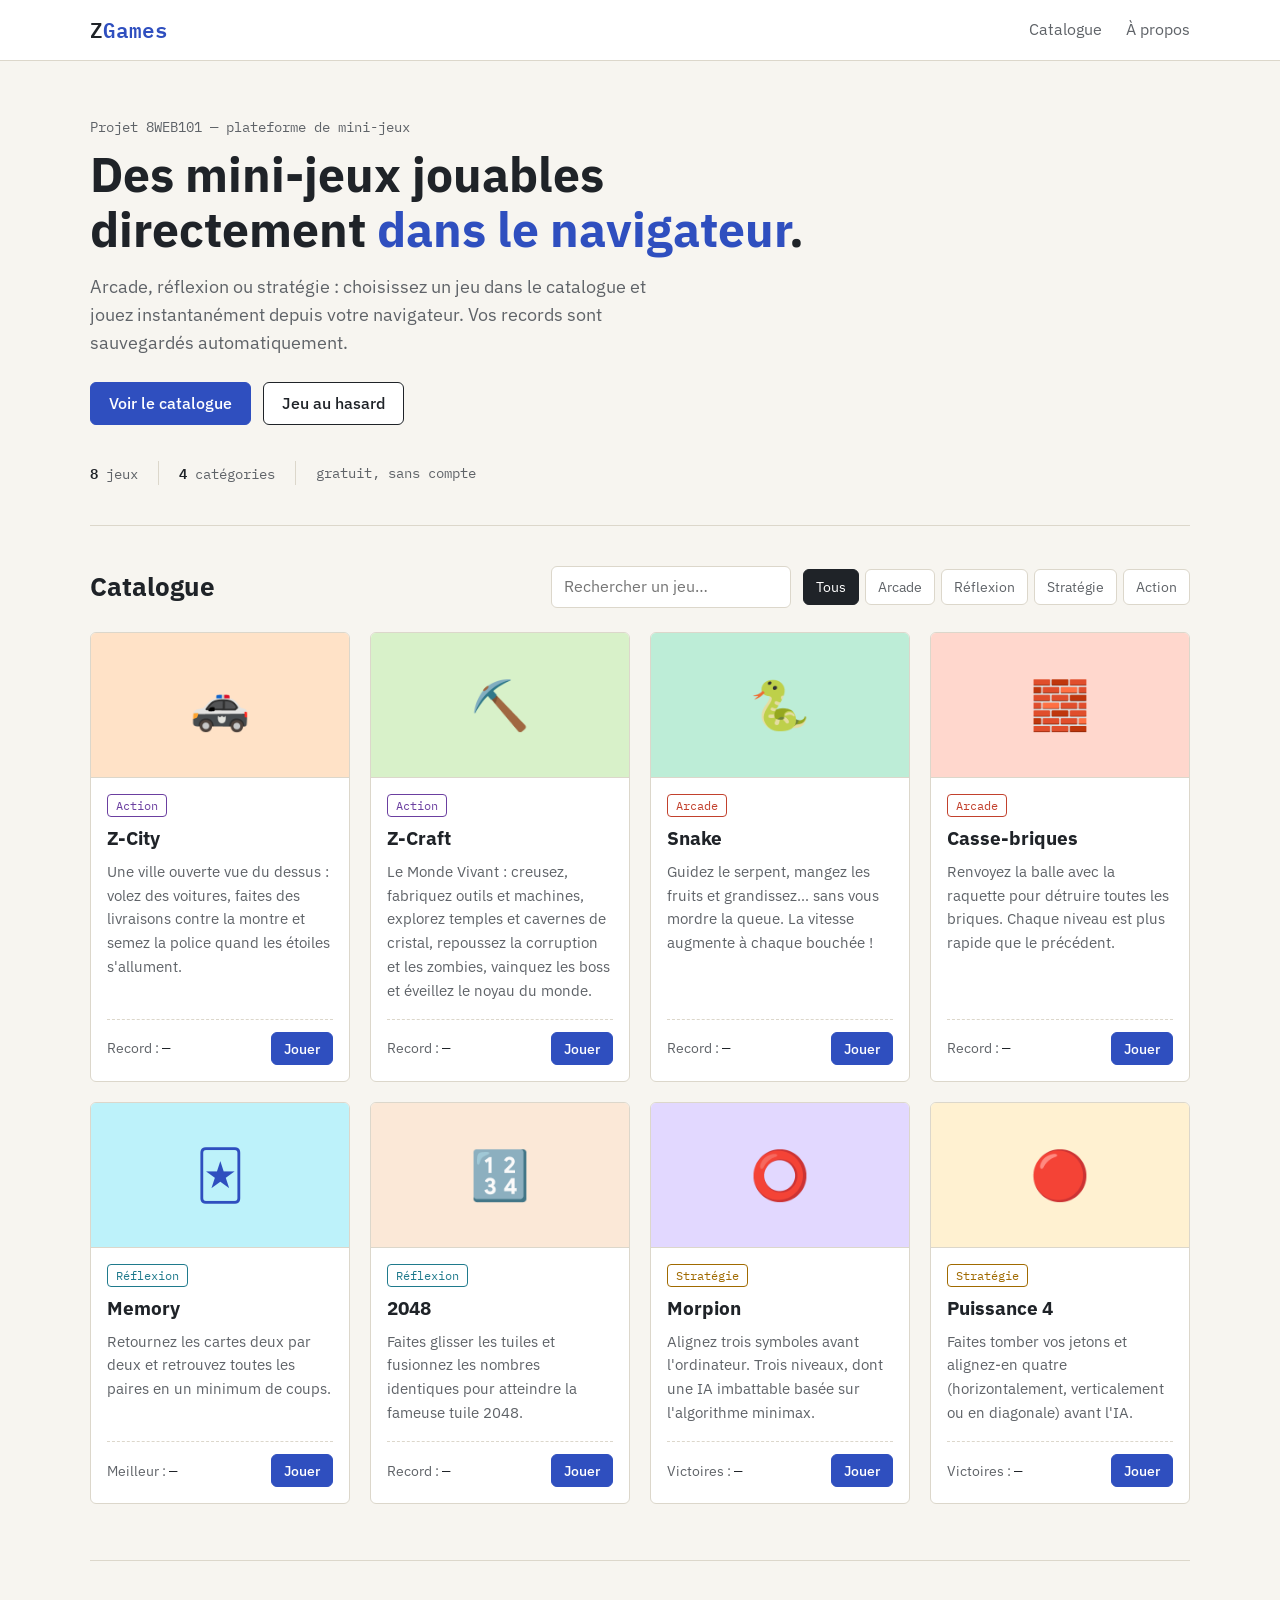
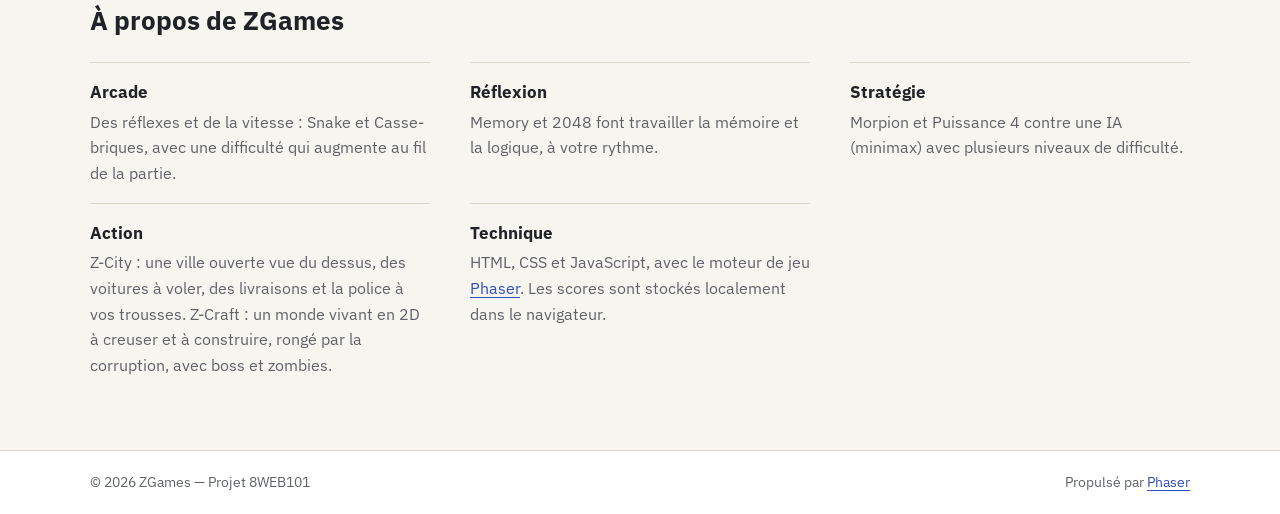
<file: ZGames_V1/index.html>
<!DOCTYPE html>
<html lang="fr">
<head>
  <meta charset="UTF-8">
  <meta name="viewport" content="width=device-width, initial-scale=1.0">
  <title>ZGames — Mini-jeux en ligne</title>
  <meta name="description" content="ZGames : une plateforme de mini-jeux d'arcade, de réflexion et de stratégie, jouables directement dans le navigateur.">
  <link rel="preconnect" href="https://fonts.googleapis.com">
  <link rel="preconnect" href="https://fonts.gstatic.com" crossorigin>
  <link href="https://fonts.googleapis.com/css2?family=IBM+Plex+Mono:wght@400;600&family=IBM+Plex+Sans:wght@400;500;700&display=swap" rel="stylesheet">
  <link rel="stylesheet" href="css/style.css">
</head>
<body>
  <header class="site-header">
    <nav class="container nav">
      <a href="index.html" class="logo">Z<span>Games</span></a>
      <ul class="nav-links">
        <li><a href="#catalogue">Catalogue</a></li>
        <li><a href="#a-propos">À propos</a></li>
      </ul>
    </nav>
  </header>

  <main>
    <section class="hero container">
      <p class="hero-label">Projet 8WEB101 — plateforme de mini-jeux</p>
      <h1>Des mini-jeux jouables<br>directement <em>dans le navigateur</em>.</h1>
      <p>Arcade, réflexion ou stratégie : choisissez un jeu dans le catalogue et jouez instantanément depuis votre navigateur. Vos records sont sauvegardés automatiquement.</p>
      <div class="hero-actions">
        <a href="#catalogue" class="btn">Voir le catalogue</a>
        <a href="#" id="random-game" class="btn btn-ghost">Jeu au hasard</a>
      </div>
      <ul class="stats">
        <li class="stat"><strong id="stat-games">0</strong> jeux</li>
        <li class="stat"><strong id="stat-categories">0</strong> catégories</li>
        <li class="stat">gratuit, sans compte</li>
      </ul>
    </section>

    <section id="catalogue" class="catalogue container">
      <div class="section-head">
        <h2>Catalogue</h2>
        <div class="toolbar">
          <input type="search" id="search" class="search" placeholder="Rechercher un jeu…" aria-label="Rechercher un jeu">
          <div class="chips" id="filters" role="group" aria-label="Filtrer par catégorie"></div>
        </div>
      </div>
      <div id="games-grid" class="games-grid"></div>
      <p id="empty" class="empty" hidden>Aucun jeu ne correspond à votre recherche.</p>
    </section>

    <section id="a-propos" class="about container">
      <h2>À propos de ZGames</h2>
      <div class="about-grid">
        <div class="feature">
          <h3>Arcade</h3>
          <p>Des réflexes et de la vitesse : Snake et Casse-briques, avec une difficulté qui augmente au fil de la partie.</p>
        </div>
        <div class="feature">
          <h3>Réflexion</h3>
          <p>Memory et 2048 font travailler la mémoire et la logique, à votre rythme.</p>
        </div>
        <div class="feature">
          <h3>Stratégie</h3>
          <p>Morpion et Puissance 4 contre une IA (minimax) avec plusieurs niveaux de difficulté.</p>
        </div>
        <div class="feature">
          <h3>Action</h3>
          <p>Z-City : une ville ouverte vue du dessus, des voitures à voler, des livraisons et la police à vos trousses. Z-Craft : un monde vivant en 2D à creuser et à construire, rongé par la corruption, avec boss et zombies.</p>
        </div>
        <div class="feature">
          <h3>Technique</h3>
          <p>HTML, CSS et JavaScript, avec le moteur de jeu <a href="https://phaser.io/" target="_blank" rel="noopener">Phaser</a>. Les scores sont stockés localement dans le navigateur.</p>
        </div>
      </div>
    </section>
  </main>

  <footer>
    <div class="container">
      <span>© <span id="year"></span> ZGames — Projet 8WEB101</span>
      <span>Propulsé par <a href="https://phaser.io/" target="_blank" rel="noopener">Phaser</a></span>
    </div>
  </footer>

  <script src="js/catalogue.js"></script>
  <script src="js/zg.js"></script>
  <script src="js/main.js"></script>
</body>
</html>
</file>
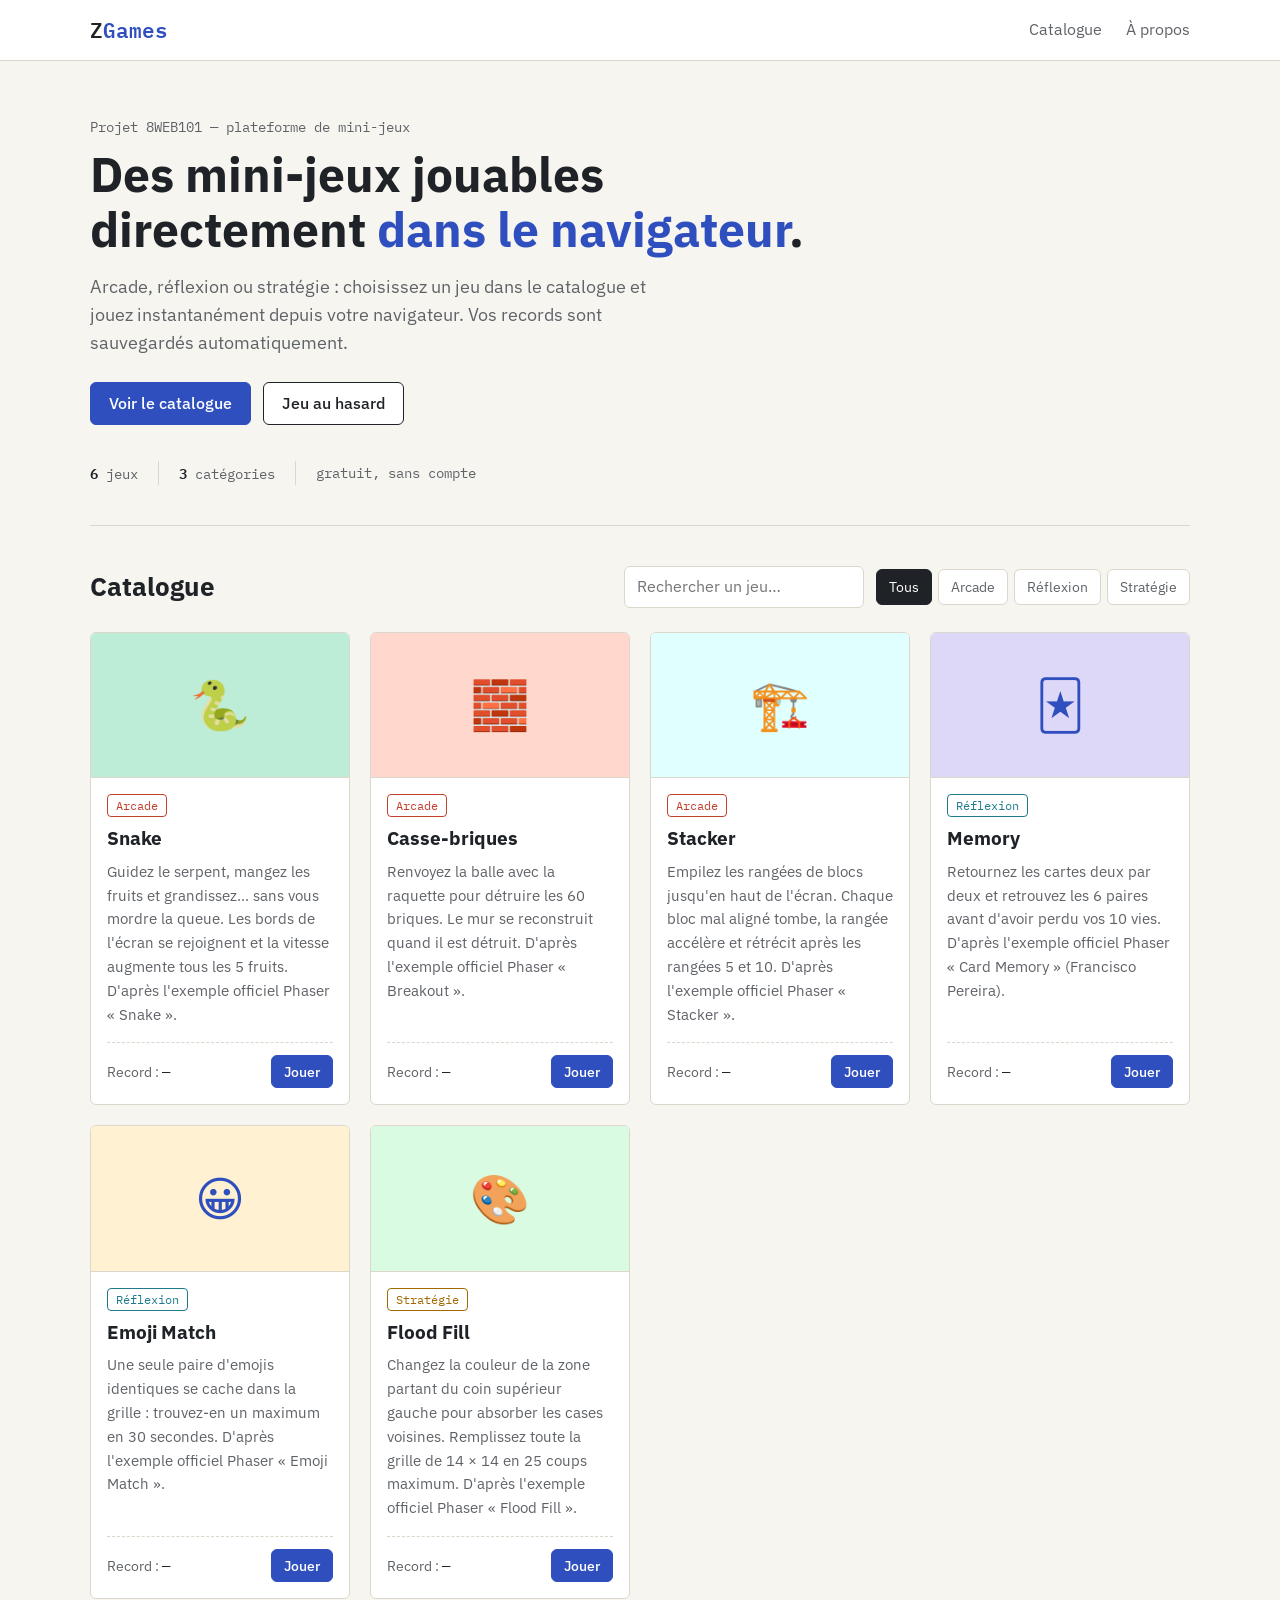
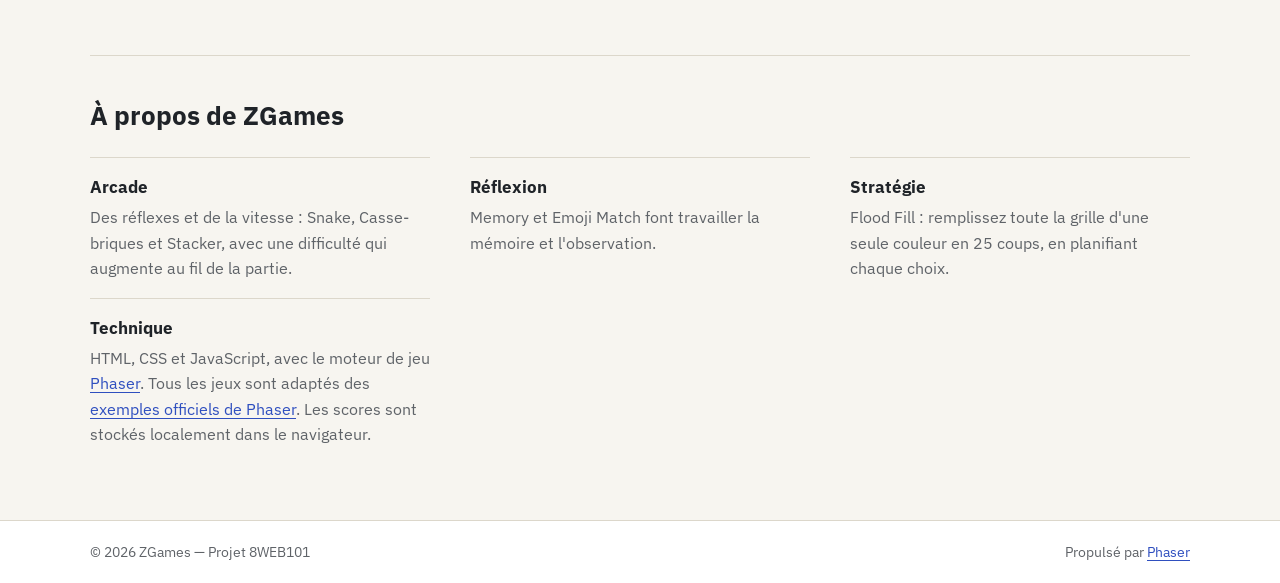
<file: ZGames_V2/index.html>
<!DOCTYPE html>
<html lang="fr">
<head>
  <meta charset="UTF-8">
  <meta name="viewport" content="width=device-width, initial-scale=1.0">
  <title>ZGames — Mini-jeux en ligne</title>
  <meta name="description" content="ZGames : une plateforme de mini-jeux d'arcade, de réflexion et de stratégie, jouables directement dans le navigateur.">
  <link rel="preconnect" href="https://fonts.googleapis.com">
  <link rel="preconnect" href="https://fonts.gstatic.com" crossorigin>
  <link href="https://fonts.googleapis.com/css2?family=IBM+Plex+Mono:wght@400;600&family=IBM+Plex+Sans:wght@400;500;700&display=swap" rel="stylesheet">
  <link rel="stylesheet" href="css/style.css">
</head>
<body>
  <header class="site-header">
    <nav class="container nav">
      <a href="index.html" class="logo">Z<span>Games</span></a>
      <ul class="nav-links">
        <li><a href="#catalogue">Catalogue</a></li>
        <li><a href="#a-propos">À propos</a></li>
      </ul>
    </nav>
  </header>

  <main>
    <section class="hero container">
      <p class="hero-label">Projet 8WEB101 — plateforme de mini-jeux</p>
      <h1>Des mini-jeux jouables<br>directement <em>dans le navigateur</em>.</h1>
      <p>Arcade, réflexion ou stratégie : choisissez un jeu dans le catalogue et jouez instantanément depuis votre navigateur. Vos records sont sauvegardés automatiquement.</p>
      <div class="hero-actions">
        <a href="#catalogue" class="btn">Voir le catalogue</a>
        <a href="#" id="random-game" class="btn btn-ghost">Jeu au hasard</a>
      </div>
      <ul class="stats">
        <li class="stat"><strong id="stat-games">0</strong> jeux</li>
        <li class="stat"><strong id="stat-categories">0</strong> catégories</li>
        <li class="stat">gratuit, sans compte</li>
      </ul>
    </section>

    <section id="catalogue" class="catalogue container">
      <div class="section-head">
        <h2>Catalogue</h2>
        <div class="toolbar">
          <input type="search" id="search" class="search" placeholder="Rechercher un jeu…" aria-label="Rechercher un jeu">
          <div class="chips" id="filters" role="group" aria-label="Filtrer par catégorie"></div>
        </div>
      </div>
      <div id="games-grid" class="games-grid"></div>
      <p id="empty" class="empty" hidden>Aucun jeu ne correspond à votre recherche.</p>
    </section>

    <section id="a-propos" class="about container">
      <h2>À propos de ZGames</h2>
      <div class="about-grid">
        <div class="feature">
          <h3>Arcade</h3>
          <p>Des réflexes et de la vitesse : Snake, Casse-briques et Stacker, avec une difficulté qui augmente au fil de la partie.</p>
        </div>
        <div class="feature">
          <h3>Réflexion</h3>
          <p>Memory et Emoji Match font travailler la mémoire et l'observation.</p>
        </div>
        <div class="feature">
          <h3>Stratégie</h3>
          <p>Flood Fill : remplissez toute la grille d'une seule couleur en 25 coups, en planifiant chaque choix.</p>
        </div>
        <div class="feature">
          <h3>Technique</h3>
          <p>HTML, CSS et JavaScript, avec le moteur de jeu <a href="https://phaser.io/" target="_blank" rel="noopener">Phaser</a>. Tous les jeux sont adaptés des <a href="https://labs.phaser.io/" target="_blank" rel="noopener">exemples officiels de Phaser</a>. Les scores sont stockés localement dans le navigateur.</p>
        </div>
      </div>
    </section>
  </main>

  <footer>
    <div class="container">
      <span>© <span id="year"></span> ZGames — Projet 8WEB101</span>
      <span>Propulsé par <a href="https://phaser.io/" target="_blank" rel="noopener">Phaser</a></span>
    </div>
  </footer>

  <script src="js/catalogue.js"></script>
  <script src="js/zg.js"></script>
  <script src="js/main.js"></script>
</body>
</html>
</file>
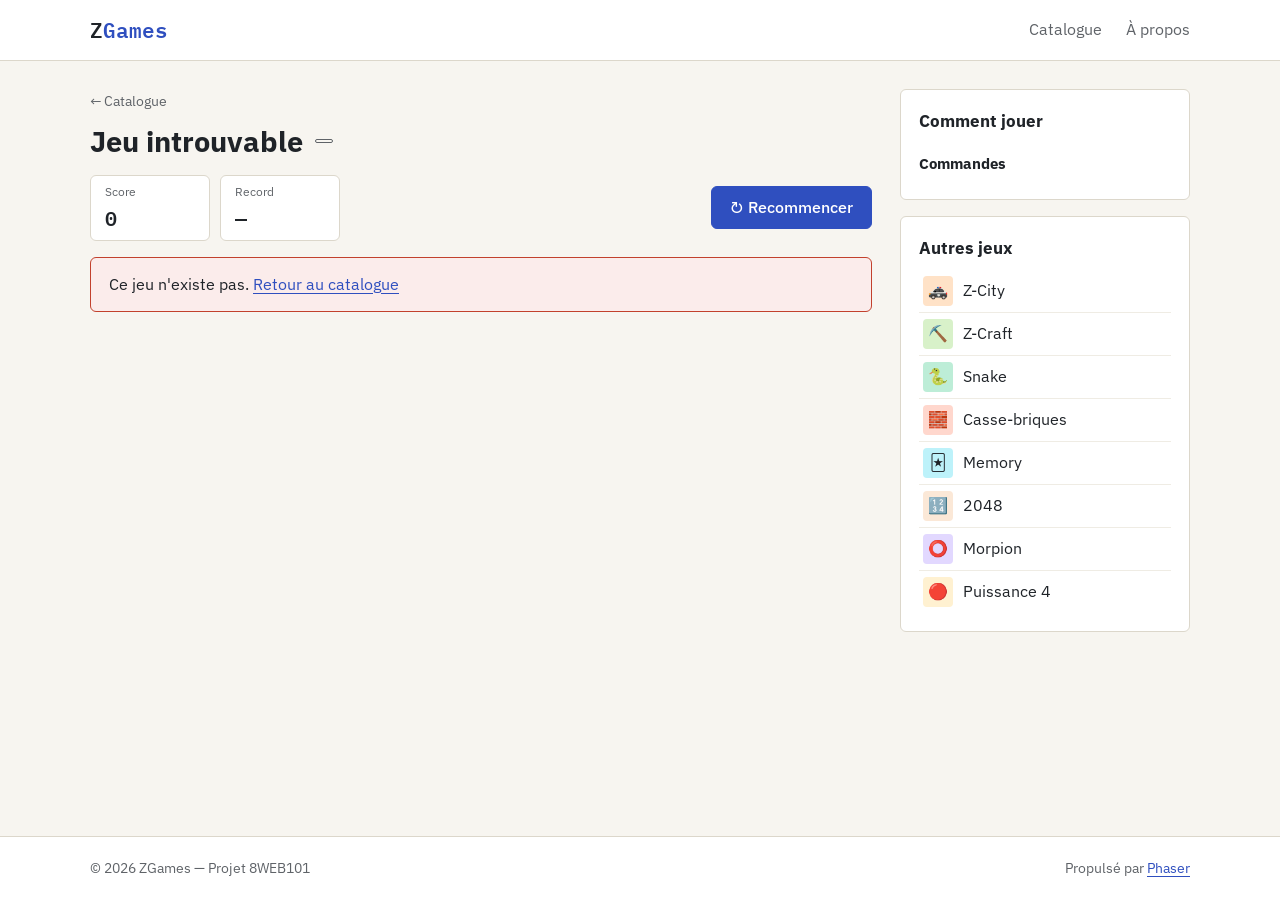
<file: ZGames_V1/jeu.html>
<!DOCTYPE html>
<html lang="fr">
<head>
  <meta charset="UTF-8">
  <meta name="viewport" content="width=device-width, initial-scale=1.0">
  <title>Jouer — ZGames</title>
  <link rel="preconnect" href="https://fonts.googleapis.com">
  <link rel="preconnect" href="https://fonts.gstatic.com" crossorigin>
  <link href="https://fonts.googleapis.com/css2?family=IBM+Plex+Mono:wght@400;600&family=IBM+Plex+Sans:wght@400;500;700&display=swap" rel="stylesheet">
  <link rel="stylesheet" href="css/style.css">
</head>
<body>
  <header class="site-header">
    <nav class="container nav">
      <a href="index.html" class="logo">Z<span>Games</span></a>
      <ul class="nav-links">
        <li><a href="index.html#catalogue">Catalogue</a></li>
        <li><a href="index.html#a-propos">À propos</a></li>
      </ul>
    </nav>
  </header>

  <main class="container game-layout">
    <section class="game-main">
      <div class="game-head">
        <a href="index.html#catalogue" class="back">← Catalogue</a>
        <h1 id="game-title">Chargement…</h1>
        <span id="game-tag" class="tag"></span>
      </div>

      <div class="hud">
        <div class="hud-box"><span id="hud-score-label">Score</span><strong id="hud-score">0</strong></div>
        <div class="hud-box"><span id="hud-best-label">Record</span><strong id="hud-best">—</strong></div>
        <button id="restart-btn" class="btn" type="button">↻ Recommencer</button>
      </div>

      <div id="game-container" class="game-container"></div>
      <div id="game-error" class="error" hidden></div>
    </section>

    <aside class="game-side">
      <div class="side-card">
        <h2>Comment jouer</h2>
        <p id="game-desc"></p>
        <h3>Commandes</h3>
        <ul id="game-controls" class="controls"></ul>
      </div>
      <div class="side-card">
        <h2>Autres jeux</h2>
        <ul id="other-games" class="other-games"></ul>
      </div>
    </aside>
  </main>

  <footer>
    <div class="container">
      <span>© <span id="year"></span> ZGames — Projet 8WEB101</span>
      <span>Propulsé par <a href="https://phaser.io/" target="_blank" rel="noopener">Phaser</a></span>
    </div>
  </footer>

  <script src="lib/phaser.min.js"></script>
  <script src="js/catalogue.js"></script>
  <script src="js/zg.js"></script>
  <script src="js/game-page.js"></script>
</body>
</html>
</file>
<file: ZGames_V1/css/style.css>
/* ZGames — feuille de style principale */

:root {
  --bg: #f7f5f0;
  --surface: #ffffff;
  --surface-2: #efece4;
  --border: #dcd7cb;
  --border-strong: #1f2328;
  --text: #1f2328;
  --muted: #5f6368;
  --accent: #2f4fbf;
  --accent-hover: #233d99;
  --arcade: #c2412d;
  --reflexion: #1f7a8c;
  --strategie: #a06a00;
  --action: #6b3fa0;
  --radius: 6px;
  --mono: 'IBM Plex Mono', ui-monospace, Consolas, monospace;
  color-scheme: light;
}

* { box-sizing: border-box; }

body {
  margin: 0;
  min-height: 100vh;
  display: flex;
  flex-direction: column;
  font-family: 'IBM Plex Sans', system-ui, -apple-system, 'Segoe UI', Roboto, sans-serif;
  line-height: 1.6;
  color: var(--text);
  background: var(--bg);
}

a { color: var(--accent); text-underline-offset: 3px; }
a:hover { color: var(--accent-hover); }
img { max-width: 100%; }
code { font-family: var(--mono); font-size: 0.9em; }
[hidden] { display: none !important; }

.container {
  width: min(1100px, 100% - 32px);
  margin-inline: auto;
}

/* ---------- En-tête ---------- */
.site-header {
  background: var(--surface);
  border-bottom: 1px solid var(--border);
}

.nav {
  display: flex;
  align-items: center;
  justify-content: space-between;
  gap: 16px;
  height: 60px;
}

.logo {
  font-family: var(--mono);
  font-size: 1.3rem;
  font-weight: 600;
  color: var(--text);
  text-decoration: none;
}
.logo span { color: var(--accent); }
.logo:hover { color: var(--text); }

.nav-links {
  display: flex;
  gap: 24px;
  margin: 0;
  padding: 0;
  list-style: none;
}
.nav-links a { color: var(--muted); text-decoration: none; }
.nav-links a:hover { color: var(--text); text-decoration: underline; }

/* ---------- Boutons, étiquettes ---------- */
.btn {
  display: inline-flex;
  align-items: center;
  gap: 8px;
  padding: 8px 18px;
  border: 1px solid var(--accent);
  border-radius: var(--radius);
  background: var(--accent);
  color: #fff;
  font: inherit;
  font-weight: 500;
  text-decoration: none;
  cursor: pointer;
}
.btn:hover { background: var(--accent-hover); border-color: var(--accent-hover); color: #fff; }
.btn:focus-visible, .chip:focus-visible, .search:focus-visible { outline: 2px solid var(--accent); outline-offset: 2px; }
.btn-ghost { background: var(--surface); border-color: var(--border-strong); color: var(--text); }
.btn-ghost:hover { background: var(--surface-2); border-color: var(--border-strong); color: var(--text); }
.btn-small { padding: 4px 12px; font-size: 0.9rem; }

.tag {
  --tag: var(--muted);
  align-self: flex-start;
  padding: 1px 8px;
  border: 1px solid var(--tag);
  border-radius: 4px;
  font-family: var(--mono);
  font-size: 0.75rem;
  color: var(--tag);
}
.tag-arcade { --tag: var(--arcade); }
.tag-reflexion { --tag: var(--reflexion); }
.tag-strategie { --tag: var(--strategie); }
.tag-action { --tag: var(--action); }

/* ---------- Accueil ---------- */
.hero {
  padding-block: 56px 40px;
  border-bottom: 1px solid var(--border);
}
.hero .hero-label {
  margin: 0 0 8px;
  font-family: var(--mono);
  font-size: 0.85rem;
  color: var(--muted);
}
.hero h1 {
  margin: 0 0 16px;
  font-size: clamp(2rem, 5vw, 3rem);
  font-weight: 700;
  line-height: 1.15;
}
.hero h1 em {
  font-style: normal;
  color: var(--accent);
}
.hero p {
  max-width: 600px;
  margin: 0 0 24px;
  color: var(--muted);
  font-size: 1.1rem;
}
.hero-actions {
  display: flex;
  flex-wrap: wrap;
  gap: 12px;
}

.stats {
  display: flex;
  flex-wrap: wrap;
  gap: 0;
  margin: 36px 0 0;
  padding: 0;
  list-style: none;
  font-family: var(--mono);
  font-size: 0.9rem;
  color: var(--muted);
}
.stat { padding-right: 20px; margin-right: 20px; border-right: 1px solid var(--border); }
.stat:last-child { border-right: 0; }
.stat strong { color: var(--text); font-weight: 600; }

.catalogue { padding-block: 40px 56px; }

.section-head {
  display: flex;
  flex-wrap: wrap;
  align-items: flex-end;
  justify-content: space-between;
  gap: 16px;
  margin-bottom: 24px;
}
.section-head h2, .about h2 { margin: 0; font-size: 1.6rem; }

.toolbar { display: flex; flex-wrap: wrap; align-items: center; gap: 12px; }

.search {
  width: 240px;
  max-width: 100%;
  padding: 7px 12px;
  border: 1px solid var(--border);
  border-radius: var(--radius);
  background: var(--surface);
  color: var(--text);
  font: inherit;
}
.search:focus { border-color: var(--accent); }

.chips { display: flex; flex-wrap: wrap; gap: 6px; }
.chip {
  padding: 5px 12px;
  border: 1px solid var(--border);
  border-radius: var(--radius);
  background: var(--surface);
  color: var(--muted);
  font: inherit;
  font-size: 0.9rem;
  cursor: pointer;
}
.chip:hover { color: var(--text); border-color: var(--muted); }
.chip[aria-pressed="true"] { background: var(--text); border-color: var(--text); color: var(--surface); }

.games-grid {
  display: grid;
  grid-template-columns: repeat(auto-fill, minmax(min(250px, 100%), 1fr));
  gap: 20px;
}

.game-card {
  display: flex;
  flex-direction: column;
  overflow: hidden;
  border: 1px solid var(--border);
  border-radius: var(--radius);
  background: var(--surface);
}
.game-card:hover { border-color: var(--border-strong); }

.thumb {
  display: grid;
  place-items: center;
  aspect-ratio: 16 / 9;
  font-size: 3rem;
  text-decoration: none;
  background: color-mix(in srgb, var(--c1) 30%, #fff);
  border-bottom: 1px solid var(--border);
}

.card-body {
  display: flex;
  flex: 1;
  flex-direction: column;
  gap: 6px;
  padding: 16px;
}
.card-body h3 { margin: 0; font-size: 1.2rem; }
.card-body p { flex: 1; margin: 0; color: var(--muted); font-size: 0.93rem; }

.card-foot {
  display: flex;
  flex-wrap: wrap;
  align-items: center;
  justify-content: space-between;
  gap: 8px;
  margin-top: 10px;
  padding-top: 12px;
  border-top: 1px dashed var(--border);
}
.best { color: var(--muted); font-size: 0.85rem; }
.best strong { color: var(--text); font-family: var(--mono); font-weight: 600; }

.empty { padding: 40px; color: var(--muted); text-align: center; }

.about {
  padding-block: 40px 56px;
  border-top: 1px solid var(--border);
}
.about-grid {
  display: grid;
  grid-template-columns: repeat(auto-fit, minmax(min(300px, 100%), 1fr));
  gap: 0 40px;
  margin-top: 20px;
}
.feature {
  padding: 16px 0;
  border-top: 1px solid var(--border);
}
.feature h3 { margin: 0 0 4px; font-size: 1.05rem; }
.feature p { margin: 0; color: var(--muted); }

/* ---------- Page de jeu ---------- */
.game-layout {
  display: grid;
  grid-template-columns: minmax(0, 1fr) 290px;
  gap: 28px;
  padding-block: 28px 48px;
}

.game-head {
  display: flex;
  flex-wrap: wrap;
  align-items: center;
  gap: 12px;
  margin-bottom: 16px;
}
.game-head h1 { margin: 0; font-size: 1.8rem; line-height: 1.2; }
.game-head .tag { align-self: center; }
.back { flex-basis: 100%; color: var(--muted); font-size: 0.9rem; text-decoration: none; }
.back:hover { color: var(--text); text-decoration: underline; }

.hud {
  display: flex;
  flex-wrap: wrap;
  gap: 10px;
  margin-bottom: 16px;
}
.hud-box {
  min-width: 120px;
  padding: 6px 14px;
  border: 1px solid var(--border);
  border-radius: var(--radius);
  background: var(--surface);
}
.hud-box span {
  display: block;
  color: var(--muted);
  font-size: 0.78rem;
}
.hud-box strong { font-family: var(--mono); font-size: 1.25rem; font-weight: 600; }
.hud .btn { align-self: center; margin-left: auto; }

.game-container {
  margin-inline: auto;
  overflow: hidden;
  border: 1px solid var(--border-strong);
  border-radius: var(--radius);
  background: #14152b;
  touch-action: none;
}
.game-container canvas { display: block; }

.error {
  padding: 14px 18px;
  border: 1px solid var(--arcade);
  border-radius: var(--radius);
  background: #fbeceb;
}

.side-card {
  margin-bottom: 16px;
  padding: 18px;
  border: 1px solid var(--border);
  border-radius: var(--radius);
  background: var(--surface);
}
.side-card h2 { margin: 0 0 8px; font-size: 1.05rem; }
.side-card h3 { margin: 16px 0 6px; font-size: 0.95rem; }
.side-card p { margin: 0; color: var(--muted); font-size: 0.95rem; }

.controls { margin: 0; padding-left: 18px; color: var(--muted); font-size: 0.93rem; }
.controls li { margin-bottom: 4px; }

.other-games { margin: 0; padding: 0; list-style: none; }
.other-games li + li { border-top: 1px solid var(--surface-2); }
.other-games a {
  display: flex;
  align-items: center;
  gap: 10px;
  padding: 6px 4px;
  color: var(--text);
  text-decoration: none;
}
.other-games a:hover { color: var(--accent); }
.mini-thumb {
  display: grid;
  place-items: center;
  width: 30px;
  height: 30px;
  border-radius: 4px;
  font-size: 1rem;
  background: color-mix(in srgb, var(--c1) 30%, #fff);
}

/* ---------- Pied de page ---------- */
footer {
  margin-top: auto;
  padding-block: 20px;
  border-top: 1px solid var(--border);
  background: var(--surface);
  color: var(--muted);
  font-size: 0.88rem;
}
footer .container {
  display: flex;
  flex-wrap: wrap;
  justify-content: space-between;
  gap: 8px;
}

/* ---------- Responsive ---------- */
@media (max-width: 900px) {
  .game-layout { grid-template-columns: 1fr; }
}

@media (max-width: 560px) {
  .nav-links { gap: 14px; font-size: 0.95rem; }
  .hero { padding-block: 36px 28px; }
  .stat { padding-right: 12px; margin-right: 12px; }
  .search { width: 100%; }
  .toolbar { width: 100%; }
  .hud .btn { margin-left: 0; }
}
</file>
<file: ZGames_V2/css/style.css>
/* ZGames — feuille de style principale */

:root {
  --bg: #f7f5f0;
  --surface: #ffffff;
  --surface-2: #efece4;
  --border: #dcd7cb;
  --border-strong: #1f2328;
  --text: #1f2328;
  --muted: #5f6368;
  --accent: #2f4fbf;
  --accent-hover: #233d99;
  --arcade: #c2412d;
  --reflexion: #1f7a8c;
  --strategie: #a06a00;
  --radius: 6px;
  --mono: 'IBM Plex Mono', ui-monospace, Consolas, monospace;
  color-scheme: light;
}

* { box-sizing: border-box; }

body {
  margin: 0;
  min-height: 100vh;
  display: flex;
  flex-direction: column;
  font-family: 'IBM Plex Sans', system-ui, -apple-system, 'Segoe UI', Roboto, sans-serif;
  line-height: 1.6;
  color: var(--text);
  background: var(--bg);
}

a { color: var(--accent); text-underline-offset: 3px; }
a:hover { color: var(--accent-hover); }
img { max-width: 100%; }
code { font-family: var(--mono); font-size: 0.9em; }
[hidden] { display: none !important; }

.container {
  width: min(1100px, 100% - 32px);
  margin-inline: auto;
}

/* ---------- En-tête ---------- */
.site-header {
  background: var(--surface);
  border-bottom: 1px solid var(--border);
}

.nav {
  display: flex;
  align-items: center;
  justify-content: space-between;
  gap: 16px;
  height: 60px;
}

.logo {
  font-family: var(--mono);
  font-size: 1.3rem;
  font-weight: 600;
  color: var(--text);
  text-decoration: none;
}
.logo span { color: var(--accent); }
.logo:hover { color: var(--text); }

.nav-links {
  display: flex;
  gap: 24px;
  margin: 0;
  padding: 0;
  list-style: none;
}
.nav-links a { color: var(--muted); text-decoration: none; }
.nav-links a:hover { color: var(--text); text-decoration: underline; }

/* ---------- Boutons, étiquettes ---------- */
.btn {
  display: inline-flex;
  align-items: center;
  gap: 8px;
  padding: 8px 18px;
  border: 1px solid var(--accent);
  border-radius: var(--radius);
  background: var(--accent);
  color: #fff;
  font: inherit;
  font-weight: 500;
  text-decoration: none;
  cursor: pointer;
}
.btn:hover { background: var(--accent-hover); border-color: var(--accent-hover); color: #fff; }
.btn:focus-visible, .chip:focus-visible, .search:focus-visible { outline: 2px solid var(--accent); outline-offset: 2px; }
.btn-ghost { background: var(--surface); border-color: var(--border-strong); color: var(--text); }
.btn-ghost:hover { background: var(--surface-2); border-color: var(--border-strong); color: var(--text); }
.btn-small { padding: 4px 12px; font-size: 0.9rem; }

.tag {
  --tag: var(--muted);
  align-self: flex-start;
  padding: 1px 8px;
  border: 1px solid var(--tag);
  border-radius: 4px;
  font-family: var(--mono);
  font-size: 0.75rem;
  color: var(--tag);
}
.tag-arcade { --tag: var(--arcade); }
.tag-reflexion { --tag: var(--reflexion); }
.tag-strategie { --tag: var(--strategie); }

/* ---------- Accueil ---------- */
.hero {
  padding-block: 56px 40px;
  border-bottom: 1px solid var(--border);
}
.hero .hero-label {
  margin: 0 0 8px;
  font-family: var(--mono);
  font-size: 0.85rem;
  color: var(--muted);
}
.hero h1 {
  margin: 0 0 16px;
  font-size: clamp(2rem, 5vw, 3rem);
  font-weight: 700;
  line-height: 1.15;
}
.hero h1 em {
  font-style: normal;
  color: var(--accent);
}
.hero p {
  max-width: 600px;
  margin: 0 0 24px;
  color: var(--muted);
  font-size: 1.1rem;
}
.hero-actions {
  display: flex;
  flex-wrap: wrap;
  gap: 12px;
}

.stats {
  display: flex;
  flex-wrap: wrap;
  gap: 0;
  margin: 36px 0 0;
  padding: 0;
  list-style: none;
  font-family: var(--mono);
  font-size: 0.9rem;
  color: var(--muted);
}
.stat { padding-right: 20px; margin-right: 20px; border-right: 1px solid var(--border); }
.stat:last-child { border-right: 0; }
.stat strong { color: var(--text); font-weight: 600; }

.catalogue { padding-block: 40px 56px; }

.section-head {
  display: flex;
  flex-wrap: wrap;
  align-items: flex-end;
  justify-content: space-between;
  gap: 16px;
  margin-bottom: 24px;
}
.section-head h2, .about h2 { margin: 0; font-size: 1.6rem; }

.toolbar { display: flex; flex-wrap: wrap; align-items: center; gap: 12px; }

.search {
  width: 240px;
  max-width: 100%;
  padding: 7px 12px;
  border: 1px solid var(--border);
  border-radius: var(--radius);
  background: var(--surface);
  color: var(--text);
  font: inherit;
}
.search:focus { border-color: var(--accent); }

.chips { display: flex; flex-wrap: wrap; gap: 6px; }
.chip {
  padding: 5px 12px;
  border: 1px solid var(--border);
  border-radius: var(--radius);
  background: var(--surface);
  color: var(--muted);
  font: inherit;
  font-size: 0.9rem;
  cursor: pointer;
}
.chip:hover { color: var(--text); border-color: var(--muted); }
.chip[aria-pressed="true"] { background: var(--text); border-color: var(--text); color: var(--surface); }

.games-grid {
  display: grid;
  grid-template-columns: repeat(auto-fill, minmax(min(250px, 100%), 1fr));
  gap: 20px;
}

.game-card {
  display: flex;
  flex-direction: column;
  overflow: hidden;
  border: 1px solid var(--border);
  border-radius: var(--radius);
  background: var(--surface);
}
.game-card:hover { border-color: var(--border-strong); }

.thumb {
  display: grid;
  place-items: center;
  aspect-ratio: 16 / 9;
  font-size: 3rem;
  text-decoration: none;
  background: color-mix(in srgb, var(--c1) 30%, #fff);
  border-bottom: 1px solid var(--border);
}

.card-body {
  display: flex;
  flex: 1;
  flex-direction: column;
  gap: 6px;
  padding: 16px;
}
.card-body h3 { margin: 0; font-size: 1.2rem; }
.card-body p { flex: 1; margin: 0; color: var(--muted); font-size: 0.93rem; }

.card-foot {
  display: flex;
  flex-wrap: wrap;
  align-items: center;
  justify-content: space-between;
  gap: 8px;
  margin-top: 10px;
  padding-top: 12px;
  border-top: 1px dashed var(--border);
}
.best { color: var(--muted); font-size: 0.85rem; }
.best strong { color: var(--text); font-family: var(--mono); font-weight: 600; }

.empty { padding: 40px; color: var(--muted); text-align: center; }

.about {
  padding-block: 40px 56px;
  border-top: 1px solid var(--border);
}
.about-grid {
  display: grid;
  grid-template-columns: repeat(auto-fit, minmax(min(300px, 100%), 1fr));
  gap: 0 40px;
  margin-top: 20px;
}
.feature {
  padding: 16px 0;
  border-top: 1px solid var(--border);
}
.feature h3 { margin: 0 0 4px; font-size: 1.05rem; }
.feature p { margin: 0; color: var(--muted); }

/* ---------- Page de jeu ---------- */
.game-layout {
  display: grid;
  grid-template-columns: minmax(0, 1fr) 290px;
  gap: 28px;
  padding-block: 28px 48px;
}

.game-head {
  display: flex;
  flex-wrap: wrap;
  align-items: center;
  gap: 12px;
  margin-bottom: 16px;
}
.game-head h1 { margin: 0; font-size: 1.8rem; line-height: 1.2; }
.game-head .tag { align-self: center; }
.back { flex-basis: 100%; color: var(--muted); font-size: 0.9rem; text-decoration: none; }
.back:hover { color: var(--text); text-decoration: underline; }

.hud {
  display: flex;
  flex-wrap: wrap;
  gap: 10px;
  margin-bottom: 16px;
}
.hud-box {
  min-width: 120px;
  padding: 6px 14px;
  border: 1px solid var(--border);
  border-radius: var(--radius);
  background: var(--surface);
}
.hud-box span {
  display: block;
  color: var(--muted);
  font-size: 0.78rem;
}
.hud-box strong { font-family: var(--mono); font-size: 1.25rem; font-weight: 600; }
.hud .btn { align-self: center; margin-left: auto; }

.game-container {
  margin-inline: auto;
  overflow: hidden;
  border: 1px solid var(--border-strong);
  border-radius: var(--radius);
  background: #14152b;
  touch-action: none;
}
.game-container canvas { display: block; }

.error {
  padding: 14px 18px;
  border: 1px solid var(--arcade);
  border-radius: var(--radius);
  background: #fbeceb;
}

.side-card {
  margin-bottom: 16px;
  padding: 18px;
  border: 1px solid var(--border);
  border-radius: var(--radius);
  background: var(--surface);
}
.side-card h2 { margin: 0 0 8px; font-size: 1.05rem; }
.side-card h3 { margin: 16px 0 6px; font-size: 0.95rem; }
.side-card p { margin: 0; color: var(--muted); font-size: 0.95rem; }

.controls { margin: 0; padding-left: 18px; color: var(--muted); font-size: 0.93rem; }
.controls li { margin-bottom: 4px; }

.other-games { margin: 0; padding: 0; list-style: none; }
.other-games li + li { border-top: 1px solid var(--surface-2); }
.other-games a {
  display: flex;
  align-items: center;
  gap: 10px;
  padding: 6px 4px;
  color: var(--text);
  text-decoration: none;
}
.other-games a:hover { color: var(--accent); }
.mini-thumb {
  display: grid;
  place-items: center;
  width: 30px;
  height: 30px;
  border-radius: 4px;
  font-size: 1rem;
  background: color-mix(in srgb, var(--c1) 30%, #fff);
}

/* ---------- Pied de page ---------- */
footer {
  margin-top: auto;
  padding-block: 20px;
  border-top: 1px solid var(--border);
  background: var(--surface);
  color: var(--muted);
  font-size: 0.88rem;
}
footer .container {
  display: flex;
  flex-wrap: wrap;
  justify-content: space-between;
  gap: 8px;
}

/* ---------- Responsive ---------- */
@media (max-width: 900px) {
  .game-layout { grid-template-columns: 1fr; }
}

@media (max-width: 560px) {
  .nav-links { gap: 14px; font-size: 0.95rem; }
  .hero { padding-block: 36px 28px; }
  .stat { padding-right: 12px; margin-right: 12px; }
  .search { width: 100%; }
  .toolbar { width: 100%; }
  .hud .btn { margin-left: 0; }
}
</file>
